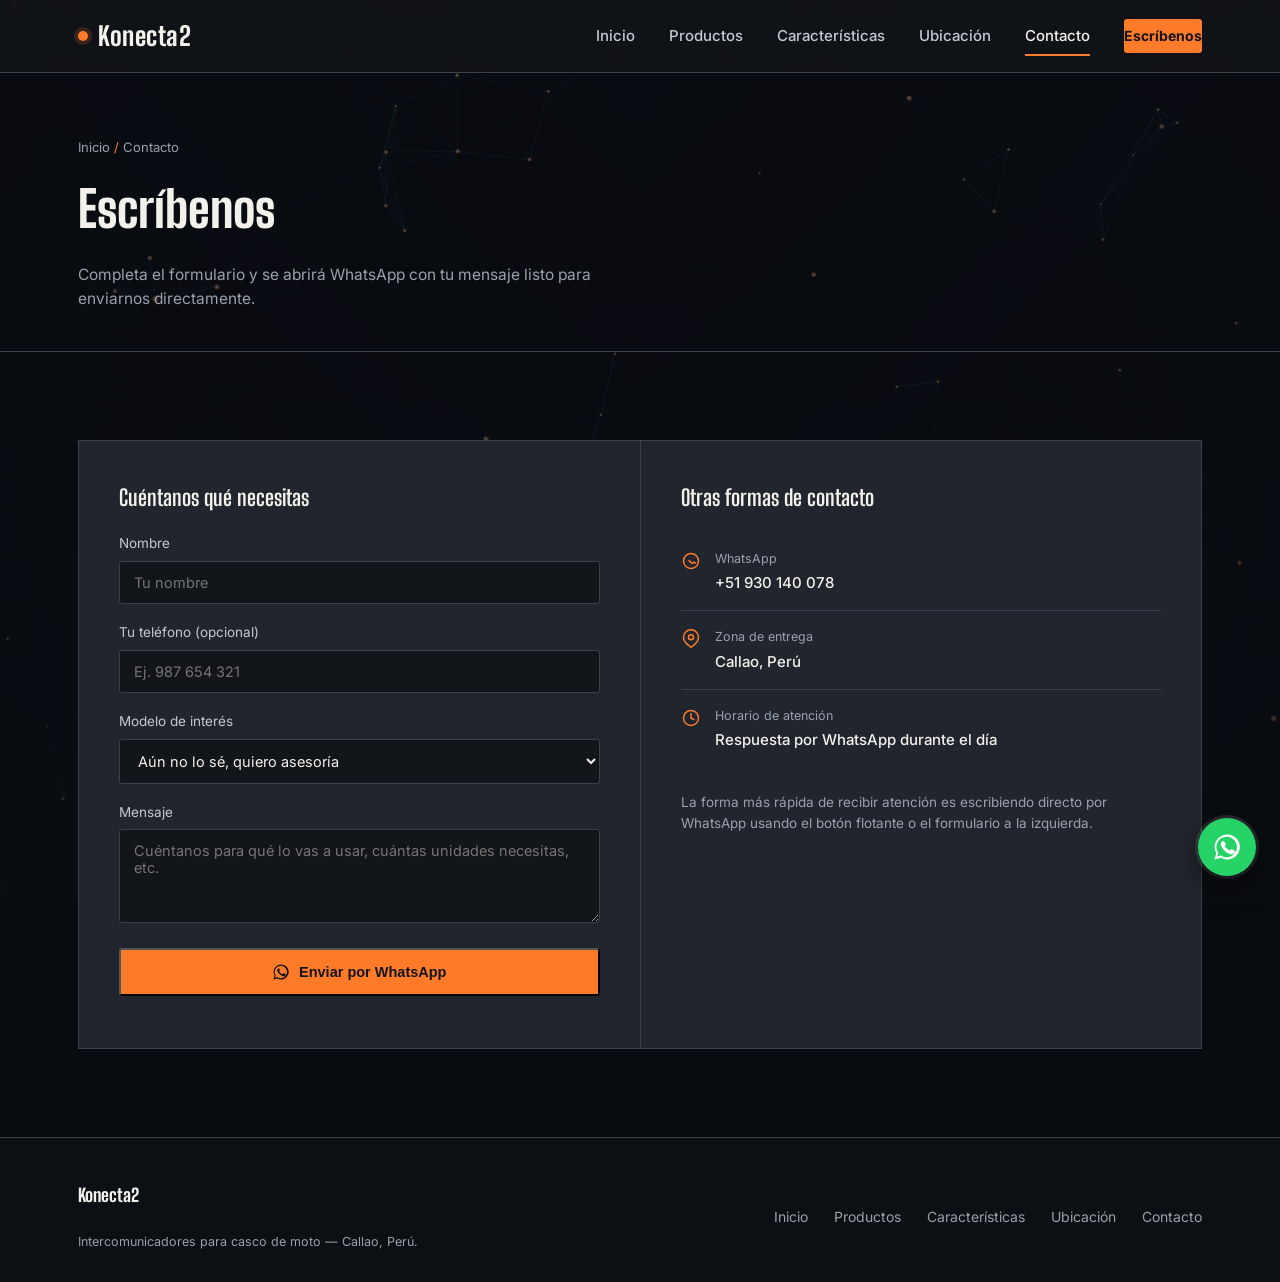
<file: contactos.html>
<!DOCTYPE html>
<html lang="es">
<head>
<meta charset="UTF-8">
<meta name="viewport" content="width=device-width, initial-scale=1.0">

<title>Contacto — Konecta2</title>

<meta name="description" content="Escríbenos directo por WhatsApp para cotizar tu intercomunicador Konecta2.">

<link rel="stylesheet" href="estilos/estilos.css">
</head>

<body>

<canvas id="fondo-animado"></canvas>
<div class="velo-fondo"></div>

<header class="encabezado">
  <div class="envoltura">

    <a href="index.html" class="marca">
      <span class="punto"></span>Konecta2
    </a>

    <nav class="nav-principal" id="nav-principal">

      <a href="index.html">Inicio</a>

      <a href="productos.html">Productos</a>

      <a href="caracteristicas.html">Características</a>

      <a href="ubicacion.html">Ubicación</a>

      <a href="contacto.html" class="activo">Contacto</a>

      <a
        href="https://wa.me/51930140078?text=Hola%20Konecta2%2C%20quiero%20informaci%C3%B3n%20sobre%20sus%20intercomunicadores"
        class="btn-wsp-nav"
        target="_blank"
        rel="noopener">
        Escríbenos
      </a>

    </nav>

    <button
      class="menu-toggle"
      id="menu-toggle"
      aria-label="Abrir menú"
      aria-expanded="false">

      <span></span>
      <span></span>
      <span></span>

    </button>

  </div>
</header>


<main>

  <section class="encabezado-pagina">

    <div class="envoltura">

      <div class="miga">
        Inicio <span class="ambar">/</span> Contacto
      </div>

      <h1>Escríbenos</h1>

      <p>
        Completa el formulario y se abrirá WhatsApp con tu mensaje
        listo para enviarnos directamente.
      </p>

    </div>

  </section>


  <section class="seccion">

    <div class="envoltura">

      <div class="grilla-contacto">


        <!-- FORMULARIO -->

        <div class="panel-contacto">

          <h3>Cuéntanos qué necesitas</h3>

          <form id="form-contacto" novalidate>


            <div class="campo">

              <label for="nombre">Nombre</label>

              <input
                type="text"
                id="nombre"
                name="nombre"
                placeholder="Tu nombre"
                required>

            </div>


            <div class="campo">

              <label for="telefono">
                Tu teléfono (opcional)
              </label>

              <input
                type="tel"
                id="telefono"
                name="telefono"
                placeholder="Ej. 987 654 321">

            </div>


            <div class="campo">

              <label for="modelo">
                Modelo de interés
              </label>

              <select id="modelo" name="modelo">

                <option value="Aún no lo sé, quiero que me asesoren">
                  Aún no lo sé, quiero asesoría
                </option>

                <option value="Y20 Max (S/ 80)">
                  Y20 Max — S/ 80
                </option>

                <option value="Y12 Pro (S/ 70)">
                  Y12 Pro — S/ 70
                </option>

                <option value="Y12 (S/ 50)">
                  Y12 — S/ 50
                </option>

              </select>

            </div>


            <div class="campo">

              <label for="mensaje">
                Mensaje
              </label>

              <textarea
                id="mensaje"
                name="mensaje"
                rows="4"
                placeholder="Cuéntanos para qué lo vas a usar, cuántas unidades necesitas, etc."></textarea>

            </div>


            <button
              type="submit"
              class="btn-comprar"
              style="width:100%">

              <svg
                viewBox="0 0 24 24"
                fill="currentColor">

                <path d="M17.5 14.4c-.3-.1-1.6-.8-1.9-.9-.3-.1-.4-.1-.6.1-.2.3-.7.9-.8 1-.1.2-.3.2-.6.1-.3-.1-1.2-.4-2.3-1.4-.8-.7-1.4-1.6-1.6-1.9-.2-.3 0-.5.1-.6.1-.1.3-.3.4-.5.1-.1.2-.3.3-.4.1-.2 0-.4 0-.5C10.4 9 10 8 9.8 7.6c-.2-.4-.4-.4-.6-.4h-.5c-.2 0-.5.1-.7.3-.3.3-1 1-1 2.3s1 2.7 1.2 2.9c.1.2 2 3 4.8 4.3.7.3 1.2.5 1.6.6.7.2 1.3.2 1.8.1.5-.1 1.6-.7 1.9-1.3.2-.6.2-1.1.2-1.2-.1-.1-.3-.2-.6-.3Z"/>

                <path d="M12 2a10 10 0 0 0-8.6 15L2 22l5.2-1.4A10 10 0 1 0 12 2Zm0 18.2c-1.6 0-3.2-.4-4.5-1.2l-.3-.2-3 .8.8-2.9-.2-.3A8.2 8.2 0 1 1 12 20.2Z"/>

              </svg>

              Enviar por WhatsApp

            </button>


            <p
              id="aviso-form"
              style="font-size:13px;color:var(--gris-400);margin-top:12px;">
            </p>

          </form>

        </div>


        <!-- OTRAS FORMAS DE CONTACTO -->

        <div class="panel-contacto">

          <h3>Otras formas de contacto</h3>


          <div class="dato-contacto">

            <svg
              viewBox="0 0 24 24"
              fill="none"
              stroke="currentColor"
              stroke-width="1.8">

              <path
                d="M17.5 14.4c-.3-.1-1.6-.8-1.9-.9-.3-.1-.4-.1-.6.1-.2.3-.7.9-.8 1-.1.2-.3.2-.6.1-.3-.1-1.2-.4-2.3-1.4-.8-.7-1.4-1.6-1.6-1.9"
                stroke-linecap="round"/>

              <path
                d="M12 3a9 9 0 1 0 9 9 9 9 0 0 0-9-9Z"/>

            </svg>

            <div>

              <div class="etiqueta">
                WhatsApp
              </div>

              <div class="valor">

                <a
                  href="https://wa.me/51930140078"
                  target="_blank"
                  rel="noopener">

                  +51 930 140 078

                </a>

              </div>

            </div>

          </div>


          <div class="dato-contacto">

            <svg
              viewBox="0 0 24 24"
              fill="none"
              stroke="currentColor"
              stroke-width="1.8">

              <path
                d="M21 10c0 6-9 12-9 12S3 16 3 10a9 9 0 0 1 18 0Z"
                stroke-linejoin="round"/>

              <circle
                cx="12"
                cy="10"
                r="3"/>

            </svg>

            <div>

              <div class="etiqueta">
                Zona de entrega
              </div>

              <div class="valor">
                Callao, Perú
              </div>

            </div>

          </div>


          <div class="dato-contacto">

            <svg
              viewBox="0 0 24 24"
              fill="none"
              stroke="currentColor"
              stroke-width="1.8">

              <circle
                cx="12"
                cy="12"
                r="9"/>

              <path
                d="M12 7v5l3.5 2"
                stroke-linecap="round"
                stroke-linejoin="round"/>

            </svg>

            <div>

              <div class="etiqueta">
                Horario de atención
              </div>

              <div class="valor">
                Respuesta por WhatsApp durante el día
              </div>

            </div>

          </div>


          <p
            style="margin-top:24px; font-size:13.5px; color:var(--gris-400); line-height:1.6;">

            La forma más rápida de recibir atención es escribiendo
            directo por WhatsApp usando el botón flotante o el
            formulario a la izquierda.

          </p>

        </div>

      </div>

    </div>

  </section>

</main>


<!-- FOOTER -->

<footer class="pie">

  <div class="envoltura">

    <div>

      <div class="pie-marca">
        Konecta2
      </div>

      <p class="pie-copy">
        Intercomunicadores para casco de moto — Callao, Perú.
      </p>

    </div>


    <nav class="pie-links">

      <a href="index.html">
        Inicio
      </a>

      <a href="productos.html">
        Productos
      </a>

      <a href="caracteristicas.html">
        Características
      </a>

      <a href="ubicacion.html">
        Ubicación
      </a>

      <a href="contacto.html">
        Contacto
      </a>

    </nav>

  </div>

</footer>


<!-- WHATSAPP FLOTANTE -->

<a
  class="wsp-flotante"
  href="https://wa.me/51930140078?text=Hola%20Konecta2%2C%20quiero%20informaci%C3%B3n%20sobre%20sus%20intercomunicadores"
  target="_blank"
  rel="noopener"
  aria-label="Escribir por WhatsApp">

  <svg
    viewBox="0 0 24 24"
    fill="#fff">

    <path d="M17.5 14.4c-.3-.1-1.6-.8-1.9-.9-.3.3-.7.9-.8 1-.1.2-.3.2-.6.1-.3-.1-1.2-.4-2.3-1.4-.8-.7-1.4-1.6-1.6-1.9-.2-.3 0-.5.1-.6.1-.1.3-.3.4-.5.1-.1.2-.3.3-.4.1-.2 0-.4 0-.5C10.4 9 10 8 9.8 7.6c-.2-.4-.4-.4-.6-.4h-.5c-.2 0-.5.1-.7.3-.3.3-1 1-1 2.3s1 2.7 1.2 2.9c.1.2 2 3 4.8 4.3.7.3 1.2.5 1.6.6.7.2 1.3.2 1.8.1.5-.1 1.6-.7 1.9-1.3.2-.6.2-1.1.2-1.2-.1-.1-.3-.2-.6-.3Z"/>

    <path d="M12 2a10 10 0 0 0-8.6 15L2 22l5.2-1.4A10 10 0 1 0 12 2Zm0 18.2c-1.6 0-3.2-.4-4.5-1.2l-.3-.2-3 .8.8-2.9-.2-.3A8.2 8.2 0 1 1 12 20.2Z"/>

  </svg>

</a>


<!-- ESTILOS DEL FORMULARIO -->

<style>

.campo{
  margin-bottom:18px;
}

.campo label{
  display:block;
  font-size:13.5px;
  color:var(--gris-300);
  margin-bottom:7px;
}

.campo input,
.campo select,
.campo textarea{

  width:100%;

  background:var(--asfalto-900);

  border:1px solid var(--linea-500);

  color:var(--crema-100);

  padding:12px 14px;

  border-radius:3px;

  font-family:var(--fuente-texto);

  font-size:14.5px;

}

.campo input:focus,
.campo select:focus,
.campo textarea:focus{

  outline:none;

  border-color:var(--onda-500);

}

.campo textarea{
  resize:vertical;
}

</style>


<!-- FONDO ANIMADO -->

<script src="estilos/fondo.js"></script>


<!-- JAVASCRIPT DEL FORMULARIO -->

<script>

const btnMenu = document.getElementById('menu-toggle');

const nav = document.getElementById('nav-principal');

btnMenu.addEventListener('click', () => {

  const abierto = nav.classList.toggle('abierto');

  btnMenu.setAttribute('aria-expanded', abierto);

});


/* NÚMERO DE WHATSAPP */

const NUMERO_WSP = '51930140078';

const formulario = document.getElementById('form-contacto');

const aviso = document.getElementById('aviso-form');


/* ENVÍO DEL FORMULARIO */

formulario.addEventListener('submit', function(e){

  e.preventDefault();


  const nombre =
    document.getElementById('nombre').value.trim();

  const telefono =
    document.getElementById('telefono').value.trim();

  const modelo =
    document.getElementById('modelo').value;

  const mensaje =
    document.getElementById('mensaje').value.trim();


  /* VALIDAR NOMBRE */

  if(!nombre){

    aviso.textContent =
      'Por favor escribe tu nombre antes de continuar.';

    aviso.style.color = '#FF7A29';

    return;

  }


  /*
    MENSAJE QUE LLEGARÁ A WHATSAPP
    AQUÍ YA ESTÁ KONecta2
  */

  let texto =
    `Hola Konecta2, mi nombre es ${nombre}.`;

  texto +=
    ` Modelo de interés: ${modelo}.`;

  if(mensaje){

    texto +=
      ` Mensaje: ${mensaje}.`;

  }

  if(telefono){

    texto +=
      ` Mi teléfono de contacto: ${telefono}.`;

  }


  /*
    CREAR ENLACE DE WHATSAPP
  */

  const url =
    `https://wa.me/${NUMERO_WSP}?text=${encodeURIComponent(texto)}`;


  aviso.textContent =
    'Abriendo WhatsApp...';

  aviso.style.color =
    'var(--gris-400)';


  /*
    ABRIR WHATSAPP
  */

  window.open(
    url,
    '_blank',
    'noopener'
  );

});

</script>


</body>
</html>
</file>
<file: estilos/estilos.css>
@import url('https://fonts.googleapis.com/css2?family=Big+Shoulders+Display:wght@600;700;800&family=Inter:wght@400;500;600;700&display=swap');

/* =========================================================
   VARIABLES
   ========================================================= */

:root{
  --asfalto-900:#12151A;
  --asfalto-800:#1B1F26;
  --asfalto-700:#262B34;
  --linea-500:#3A414D;

  --ambar-500:#FF7A29;
  --ambar-400:#FF9A57;

  --onda-500:#3FC1FF;

  --crema-100:#F3F1EC;
  --gris-400:#9AA1AC;
  --gris-300:#C4C9D1;

  --fuente-display:'Big Shoulders Display',
    'Arial Narrow',
    sans-serif;

  --fuente-texto:'Inter',
    -apple-system,
    BlinkMacSystemFont,
    'Segoe UI',
    sans-serif;
}


/* =========================================================
   RESET
   ========================================================= */

*{
  box-sizing:border-box;
  margin:0;
  padding:0;
}


/* =========================================================
   HTML
   ========================================================= */

html{
  scroll-behavior:smooth;
  background:#080B10;
}


/* =========================================================
   BODY
   ========================================================= */

body{
  background:transparent;
  color:var(--crema-100);
  font-family:var(--fuente-texto);
  line-height:1.55;
  -webkit-font-smoothing:antialiased;

  position:relative;
  min-height:100vh;

  isolation:isolate;
  overflow-x:hidden;
}


/* =========================================================
   VIDEO DE FONDO GLOBAL
   ========================================================= */

.video-fondo{
  position:fixed;
  inset:0;

  z-index:0;

  width:100vw;
  height:100vh;

  object-fit:cover;
  object-position:center center;

  display:block;

  pointer-events:none;

  background:#080B10;

  filter:
    saturate(1.05)
    contrast(1.05)
    brightness(0.95);
}


/* =========================================================
   CANVAS ANIMADO GLOBAL
   ========================================================= */

#fondo-animado{
  position:fixed;
  inset:0;

  z-index:1;

  width:100vw;
  height:100vh;

  display:block;

  pointer-events:none;

  background:transparent;
}


/* =========================================================
   VELO SOBRE VIDEO + CANVAS
   ========================================================= */

.velo-fondo{
  position:fixed;
  inset:0;

  z-index:2;

  pointer-events:none;

  /*
    Se redujo la oscuridad para que el video
    se vea claramente en todas las páginas.
  */

  background:
    linear-gradient(
      180deg,
      rgba(10,13,18,0.28) 0%,
      rgba(10,13,18,0.55) 100%
    ),
    linear-gradient(
      90deg,
      rgba(10,13,18,0.40) 0%,
      rgba(10,13,18,0.18) 50%,
      rgba(10,13,18,0.40) 100%
    );
}


/* =========================================================
   CONTENIDO SOBRE EL FONDO
   ========================================================= */

/*
  Todo el contenido normal queda por encima
  del video, canvas y velo.

  IMPORTANTE:
  El WhatsApp flotante tiene su propia regla
  más abajo con z-index muchísimo mayor.
*/

body > *:not(.video-fondo):not(#fondo-animado):not(.velo-fondo){
  position:relative;
  z-index:3;
}


/* =========================================================
   ENLACES E IMÁGENES
   ========================================================= */

a{
  color:inherit;
  text-decoration:none;
}

img{
  max-width:100%;
  display:block;
}


/* =========================================================
   ENVOLTURA
   ========================================================= */

.envoltura{
  max-width:1180px;
  margin:0 auto;
  padding:0 28px;
}


/* =========================================================
   ENCABEZADO
   ========================================================= */

.encabezado{
  position:sticky;
  top:0;

  z-index:50;

  background:rgba(18,21,26,0.72);

  backdrop-filter:blur(8px);
  -webkit-backdrop-filter:blur(8px);

  border-bottom:1px solid var(--linea-500);
}

.encabezado .envoltura{
  display:flex;
  align-items:center;
  justify-content:space-between;

  height:72px;
}


/* =========================================================
   MARCA
   ========================================================= */

.marca{
  display:flex;
  align-items:center;

  gap:10px;

  font-family:var(--fuente-display);
  font-weight:800;

  font-size:26px;

  letter-spacing:0.5px;
}

.marca .punto{
  width:10px;
  height:10px;

  border-radius:50%;

  background:var(--ambar-500);

  box-shadow:
    0 0 0 4px
    rgba(255,122,41,0.18);
}


/* =========================================================
   NAVEGACIÓN
   ========================================================= */

.nav-principal{
  display:flex;
  align-items:center;

  gap:34px;

  font-size:15px;
  font-weight:500;

  color:var(--gris-300);
}

.nav-principal a{
  position:relative;

  padding:6px 0;

  transition:color .2s ease;
}

.nav-principal a:hover,
.nav-principal a.activo{
  color:var(--crema-100);
}

.nav-principal a.activo::after{
  content:"";

  position:absolute;

  left:0;
  right:0;
  bottom:-2px;

  height:2px;

  background:var(--ambar-500);
}


/* =========================================================
   BOTÓN WHATSAPP DEL NAV
   ========================================================= */

.btn-wsp-nav{
  display:flex;
  align-items:center;

  gap:8px;

  background:var(--ambar-500);
  color:var(--asfalto-900);

  font-weight:700;

  padding:10px 18px;

  border-radius:3px;

  font-size:14px;

  transition:
    background .2s ease,
    transform .15s ease;
}

.btn-wsp-nav:hover{
  background:var(--ambar-400);
  transform:translateY(-1px);
}


/* =========================================================
   MENÚ MOBILE
   ========================================================= */

.menu-toggle{
  display:none;

  flex-direction:column;

  gap:5px;

  background:none;
  border:none;

  cursor:pointer;

  padding:6px;
}

.menu-toggle span{
  width:24px;
  height:2px;

  background:var(--crema-100);
}


/* =========================================================
   WHATSAPP FLOTANTE
   ========================================================= */

/*
  Esta regla es deliberadamente independiente
  del sistema de capas del contenido.

  Así el botón NO se mueve cuando cambia
  el fondo, canvas o estructura de la página.
*/

.wsp-flotante{
  position:fixed !important;

  right:24px;
  bottom:24px;

  width:58px;
  height:58px;

  display:flex;
  align-items:center;
  justify-content:center;

  z-index:99999 !important;

  background:#25D366;

  border-radius:50%;

  box-shadow:
    0 10px 30px rgba(0,0,0,0.55),
    0 0 0 3px rgba(255,255,255,0.12);

  text-decoration:none;

  transition:
    transform .2s ease,
    box-shadow .2s ease;
}

.wsp-flotante:hover{
  transform:scale(1.08);

  box-shadow:
    0 12px 34px rgba(0,0,0,0.60),
    0 0 0 3px rgba(255,255,255,0.16);
}

.wsp-flotante svg{
  width:30px;
  height:30px;

  display:block;

  fill:#fff;
}


/* =========================================================
   HERO
   ========================================================= */

.hero{
  position:relative;

  overflow:hidden;

  padding:96px 0 80px;

  border-bottom:1px solid var(--linea-500);
}


/*
  El video antiguo del hero queda desactivado.

  Ahora todo el sitio utiliza .video-fondo.
*/

.hero-video{
  display:none;
}

.hero-video-overlay{
  display:none;
}

.hero .envoltura{
  position:relative;

  z-index:4;

  display:grid;

  grid-template-columns:1.1fr 0.9fr;

  gap:56px;

  align-items:center;
}

.hero-etiqueta{
  display:inline-flex;
  align-items:center;

  gap:8px;

  font-size:13px;
  font-weight:600;

  color:var(--onda-500);

  margin-bottom:18px;
}

.hero-etiqueta .barra{
  width:22px;
  height:2px;

  background:var(--onda-500);
}

.hero h1{
  font-family:var(--fuente-display);

  font-weight:800;

  font-size:clamp(40px,6vw,64px);

  line-height:0.98;

  letter-spacing:0.2px;

  margin-bottom:22px;
}

.hero h1 span{
  color:var(--ambar-500);
}

.hero p.intro{
  font-size:18px;

  color:var(--gris-300);

  max-width:46ch;

  margin-bottom:32px;
}


/* =========================================================
   BOTONES
   ========================================================= */

.fila-botones{
  display:flex;

  gap:14px;

  flex-wrap:wrap;
}

.btn-primario,
.btn-secundario{
  display:inline-flex;

  align-items:center;

  gap:10px;

  padding:14px 26px;

  border-radius:3px;

  font-weight:700;

  font-size:15px;

  transition:
    transform .15s ease,
    background .2s ease,
    border-color .2s ease;
}

.btn-primario{
  background:var(--ambar-500);

  color:var(--asfalto-900);
}

.btn-primario:hover{
  background:var(--ambar-400);

  transform:translateY(-1px);
}

.btn-secundario{
  border:1px solid var(--linea-500);

  color:var(--crema-100);

  background:rgba(18,21,26,0.20);
}

.btn-secundario:hover{
  border-color:var(--gris-400);

  background:rgba(18,21,26,0.35);
}


/* =========================================================
   RADAR
   ========================================================= */

.radar-wrap,
.radar-anillo,
.radar-pulso,
.radar-centro{
  display:none !important;
}


/* =========================================================
   FRANJA DE CONFIANZA
   ========================================================= */

.franja{
  border-bottom:1px solid var(--linea-500);

  background:rgba(27,31,38,0.58);

  backdrop-filter:blur(3px);
  -webkit-backdrop-filter:blur(3px);
}

.franja .envoltura{
  display:grid;

  grid-template-columns:repeat(3,1fr);

  padding:26px 28px;
}

.franja-item{
  text-align:center;

  padding:0 16px;

  font-size:14px;

  color:var(--gris-300);

  border-left:1px solid var(--linea-500);
}

.franja-item:first-child{
  border-left:none;
}

.franja-item strong{
  display:block;

  font-family:var(--fuente-display);

  font-size:24px;

  font-weight:700;

  color:var(--crema-100);
}


/* =========================================================
   FONDOS COMUNES
   ========================================================= */

main,
.seccion,
.encabezado-pagina{
  background:transparent;
}

.seccion + .seccion{
  border-top:
    1px solid
    rgba(58,65,77,0.35);
}


/* =========================================================
   SECCIONES
   ========================================================= */

.seccion{
  padding:88px 0;
}

.seccion-cabecera{
  display:flex;

  align-items:flex-end;

  justify-content:space-between;

  gap:24px;

  margin-bottom:44px;

  flex-wrap:wrap;
}

.seccion-cabecera h2{
  font-family:var(--fuente-display);

  font-weight:800;

  font-size:clamp(30px,4vw,42px);
}

.seccion-cabecera p{
  color:var(--gris-400);

  max-width:40ch;

  font-size:15px;
}


/* =========================================================
   GRILLA DE PRODUCTOS
   ========================================================= */

.grilla-productos{
  display:grid;

  grid-template-columns:repeat(3,1fr);

  gap:1px;

  background:var(--linea-500);

  border:1px solid var(--linea-500);
}

.tarjeta-producto{
  background:rgba(27,31,38,0.78);

  padding:36px 30px 30px;

  backdrop-filter:blur(4px);
  -webkit-backdrop-filter:blur(4px);

  display:flex;

  flex-direction:column;
}

.tarjeta-simple{
  cursor:pointer;

  transition:
    background .2s ease;
}

.tarjeta-simple:hover{
  background:rgba(38,43,52,0.88);
}

.tarjeta-simple h3{
  margin-bottom:0;
}

.tarjeta-producto .modelo-num{
  font-size:13px;

  color:var(--gris-400);

  margin-bottom:18px;
}

.icono-producto{
  width:56px;
  height:56px;

  color:var(--onda-500);

  margin-bottom:22px;
}

.foto-producto{
  width:100%;

  aspect-ratio:1 / 1;

  border-radius:4px;

  overflow:hidden;

  margin:-6px 0 20px;

  border:1px solid var(--linea-500);

  background:var(--asfalto-900);
}

.foto-producto img{
  width:100%;
  height:100%;

  object-fit:cover;

  display:block;

  transition:
    transform .35s ease;
}

.tarjeta-producto:hover .foto-producto img{
  transform:scale(1.04);
}

.tarjeta-producto h3{
  font-family:var(--fuente-display);

  font-weight:700;

  font-size:26px;

  margin-bottom:8px;
}

.tarjeta-producto .destacado{
  display:inline-block;

  font-size:12px;

  font-weight:700;

  color:var(--ambar-500);

  border:
    1px solid
    rgba(255,122,41,0.4);

  padding:3px 9px;

  border-radius:3px;

  margin-bottom:14px;

  width:fit-content;
}

.tarjeta-producto p.desc{
  color:var(--gris-300);

  font-size:14.5px;

  margin-bottom:22px;

  flex-grow:1;
}


/* =========================================================
   LISTA DE ESPECIFICACIONES
   ========================================================= */

.lista-specs{
  list-style:none;

  margin-bottom:26px;

  font-size:13.5px;

  color:var(--gris-400);
}

.lista-specs li{
  display:flex;

  justify-content:space-between;

  padding:8px 0;

  border-top:
    1px solid
    var(--linea-500);
}

.lista-specs li:last-child{
  border-bottom:
    1px solid
    var(--linea-500);
}

.lista-specs li span:last-child{
  color:var(--crema-100);

  font-weight:500;
}


/* =========================================================
   PRECIO
   ========================================================= */

.precio-fila{
  display:flex;

  align-items:baseline;

  justify-content:space-between;

  margin-bottom:18px;
}

.precio{
  font-family:var(--fuente-display);

  font-weight:800;

  font-size:34px;

  color:var(--crema-100);
}

.precio small{
  font-family:var(--fuente-texto);

  font-size:14px;

  font-weight:500;

  color:var(--gris-400);
}


/* =========================================================
   BOTÓN COMPRAR
   ========================================================= */

.btn-comprar{
  display:flex;

  align-items:center;

  justify-content:center;

  gap:9px;

  background:var(--ambar-500);

  color:var(--asfalto-900);

  font-weight:700;

  font-size:14.5px;

  padding:13px 18px;

  border-radius:3px;

  transition:
    background .2s ease;
}

.btn-comprar:hover{
  background:var(--ambar-400);
}

.btn-comprar svg{
  width:18px;
  height:18px;
}


/* =========================================================
   BENEFICIOS
   ========================================================= */

.grilla-beneficios{
  display:grid;

  grid-template-columns:repeat(4,1fr);

  gap:36px;
}

.beneficio h4{
  font-family:var(--fuente-display);

  font-size:19px;

  font-weight:700;

  margin:16px 0 8px;
}

.beneficio p{
  color:var(--gris-400);

  font-size:14px;
}

.beneficio .num{
  font-family:var(--fuente-display);

  font-size:15px;

  color:var(--onda-500);

  font-weight:700;
}


/* =========================================================
   BANNER WHATSAPP
   ========================================================= */

.banner-wsp{
  background:rgba(27,31,38,0.68);

  border-top:1px solid var(--linea-500);

  border-bottom:1px solid var(--linea-500);

  backdrop-filter:blur(4px);
  -webkit-backdrop-filter:blur(4px);
}

.banner-wsp .envoltura{
  padding:56px 28px;

  display:flex;

  align-items:center;

  justify-content:space-between;

  gap:24px;

  flex-wrap:wrap;
}

.banner-wsp h3{
  font-family:var(--fuente-display);

  font-size:clamp(24px,3vw,32px);

  font-weight:800;

  max-width:22ch;
}

.banner-wsp p{
  color:var(--gris-400);

  margin-top:8px;

  font-size:14.5px;
}


/* =========================================================
   CONTACTO
   ========================================================= */

.grilla-contacto{
  display:grid;

  grid-template-columns:1fr 1fr;

  gap:1px;

  background:var(--linea-500);

  border:1px solid var(--linea-500);
}

.panel-contacto{
  background:rgba(27,31,38,0.78);

  padding:40px;

  backdrop-filter:blur(4px);
  -webkit-backdrop-filter:blur(4px);
}

.panel-contacto h3{
  font-family:var(--fuente-display);

  font-size:22px;

  margin-bottom:18px;
}

.dato-contacto{
  display:flex;

  gap:14px;

  padding:16px 0;

  border-top:
    1px solid
    var(--linea-500);
}

.dato-contacto:first-of-type{
  border-top:none;
}

.dato-contacto svg{
  width:20px;
  height:20px;

  color:var(--ambar-500);

  flex-shrink:0;

  margin-top:2px;
}

.dato-contacto .etiqueta{
  font-size:12.5px;

  color:var(--gris-400);

  margin-bottom:3px;
}

.dato-contacto .valor{
  font-size:15px;

  font-weight:500;
}

.mapa-embed{
  width:100%;
  height:100%;

  min-height:340px;

  border:0;

  filter:
    grayscale(0.35)
    contrast(1.05);
}


/* =========================================================
   MÉTODOS DE PAGO
   ========================================================= */

.grilla-pagos{
  display:grid;

  grid-template-columns:repeat(5,1fr);

  gap:1px;

  background:var(--linea-500);

  border:1px solid var(--linea-500);
}

.metodo-pago{
  background:rgba(27,31,38,0.78);

  padding:28px 20px;

  display:flex;

  flex-direction:column;

  align-items:flex-start;

  gap:14px;

  backdrop-filter:blur(4px);
  -webkit-backdrop-filter:blur(4px);
}

.metodo-pago .icono-pago{
  width:40px;
  height:40px;

  border-radius:50%;

  display:flex;

  align-items:center;

  justify-content:center;

  background:var(--asfalto-900);

  border:1px solid var(--linea-500);

  font-family:var(--fuente-display);

  font-weight:700;

  font-size:14px;

  color:var(--ambar-500);
}

.metodo-pago .icono-pago svg{
  width:20px;
  height:20px;

  color:var(--ambar-500);
}

.metodo-pago h4{
  font-family:var(--fuente-display);

  font-weight:700;

  font-size:17px;
}

.metodo-pago p{
  font-size:13px;

  color:var(--gris-400);

  line-height:1.5;
}

.metodo-pago .numero{
  font-size:13.5px;

  color:var(--onda-500);

  font-weight:600;

  word-break:break-word;
}


/* =========================================================
   PIE DE PÁGINA
   ========================================================= */

.pie{
  border-top:1px solid var(--linea-500);

  padding:44px 0 30px;

  background:rgba(18,21,26,0.45);
}

.pie .envoltura{
  display:flex;

  justify-content:space-between;

  align-items:center;

  flex-wrap:wrap;

  gap:18px;
}

.pie-marca{
  font-family:var(--fuente-display);

  font-weight:800;

  font-size:18px;
}

.pie-links{
  display:flex;

  gap:26px;

  font-size:14px;

  color:var(--gris-400);
}

.pie-copy{
  font-size:12.5px;

  color:var(--gris-400);

  margin-top:22px;
}


/* =========================================================
   PÁGINAS INTERNAS
   ========================================================= */

.encabezado-pagina{
  padding:64px 0 40px;

  border-bottom:1px solid var(--linea-500);

  background:transparent;
}

.encabezado-pagina .miga{
  font-size:13px;

  color:var(--gris-400);

  margin-bottom:14px;
}

.encabezado-pagina .miga .ambar{
  color:var(--ambar-500);
}

.encabezado-pagina h1{
  font-family:var(--fuente-display);

  font-weight:800;

  font-size:clamp(34px,5vw,50px);
}

.encabezado-pagina p{
  color:var(--gris-400);

  max-width:52ch;

  margin-top:14px;

  font-size:15.5px;
}


/* =========================================================
   RESPONSIVE 900px
   ========================================================= */

@media (max-width:900px){

  .hero .envoltura{
    grid-template-columns:1fr;
  }

  .radar-wrap,
  .radar-anillo,
  .radar-pulso,
  .radar-centro{
    display:none !important;
  }

  .grilla-productos{
    grid-template-columns:1fr;
  }

  .grilla-beneficios{
    grid-template-columns:1fr 1fr;
  }

  .grilla-contacto{
    grid-template-columns:1fr;
  }

  .franja .envoltura{
    grid-template-columns:1fr;

    gap:14px;
  }

  .franja-item{
    border-left:none;

    border-top:
      1px solid
      var(--linea-500);

    padding-top:14px;
  }

  .franja-item:first-child{
    border-top:none;

    padding-top:0;
  }

  .grilla-pagos{
    grid-template-columns:1fr 1fr;
  }
}


/* =========================================================
   RESPONSIVE 720px
   ========================================================= */

@media (max-width:720px){

  .nav-principal{
    position:absolute;

    top:72px;

    left:0;
    right:0;

    background:rgba(18,21,26,0.96);

    border-bottom:
      1px solid
      var(--linea-500);

    flex-direction:column;

    align-items:flex-start;

    padding:20px 28px 28px;

    gap:18px;

    display:none;

    backdrop-filter:blur(10px);
    -webkit-backdrop-filter:blur(10px);
  }

  .nav-principal.abierto{
    display:flex;
  }

  .menu-toggle{
    display:flex;
  }

  .btn-wsp-nav{
    display:none;
  }

  .nav-principal .btn-wsp-nav{
    display:flex;

    margin-top:8px;
  }

  .envoltura{
    padding-left:20px;
    padding-right:20px;
  }

  .hero{
    padding:
      76px 0
      64px;
  }

  .seccion{
    padding:
      64px 0;
  }

  .seccion-cabecera{
    margin-bottom:32px;
  }

  .panel-contacto{
    padding:28px 22px;
  }

  .banner-wsp .envoltura{
    padding:
      44px 20px;
  }

  .pie{
    padding:
      36px 0
      26px;
  }

  .pie-links{
    flex-wrap:wrap;

    gap:16px;
  }
}


/* =========================================================
   RESPONSIVE 520px
   ========================================================= */

@media (max-width:520px){

  .grilla-beneficios{
    grid-template-columns:1fr;
  }

  .grilla-pagos{
    grid-template-columns:1fr;
  }

  .hero h1{
    font-size:
      clamp(
        38px,
        12vw,
        52px
      );
  }

  .hero p.intro{
    font-size:16px;
  }

  .fila-botones{
    flex-direction:column;

    align-items:stretch;
  }

  .btn-primario,
  .btn-secundario{
    justify-content:center;

    width:100%;
  }

  /*
    WhatsApp más pequeño en celulares,
    pero siempre encima de todo.
  */

  .wsp-flotante{
    width:52px;
    height:52px;

    right:16px;
    bottom:16px;

    z-index:99999 !important;
  }

  .wsp-flotante svg{
    width:25px;
    height:25px;
  }

  .encabezado-pagina{
    padding:
      48px 0
      32px;
  }
}


/* =========================================================
   ACCESIBILIDAD
   ========================================================= */

:focus-visible{
  outline:
    2px solid
    var(--onda-500);

  outline-offset:3px;
}


/* =========================================================
   REDUCIR MOVIMIENTO
   ========================================================= */

/*
  IMPORTANTE:
  NO ocultamos el video aquí.

  El usuario quiere el video de fondo
  visible en todas las páginas.

  Solo reducimos las animaciones.
*/

@media (prefers-reduced-motion:reduce){

  *,
  *::before,
  *::after{
    animation-duration:0.01ms !important;

    animation-iteration-count:1 !important;

    transition-duration:0.01ms !important;

    scroll-behavior:auto !important;
  }

  .wsp-flotante:hover{
    transform:none;
  }
}


/* =========================================================
   PROTECCIÓN FINAL DEL WHATSAPP
   ========================================================= */

/*
  Esta sección está al final a propósito.
  Tiene prioridad sobre cualquier regla anterior.
*/

body .wsp-flotante{
  position:fixed !important;

  z-index:99999 !important;

  right:24px;
  bottom:24px;
}

@media (max-width:520px){

  body .wsp-flotante{
    right:16px;
    bottom:16px;

    width:52px;
    height:52px;
  }
}
</file>
